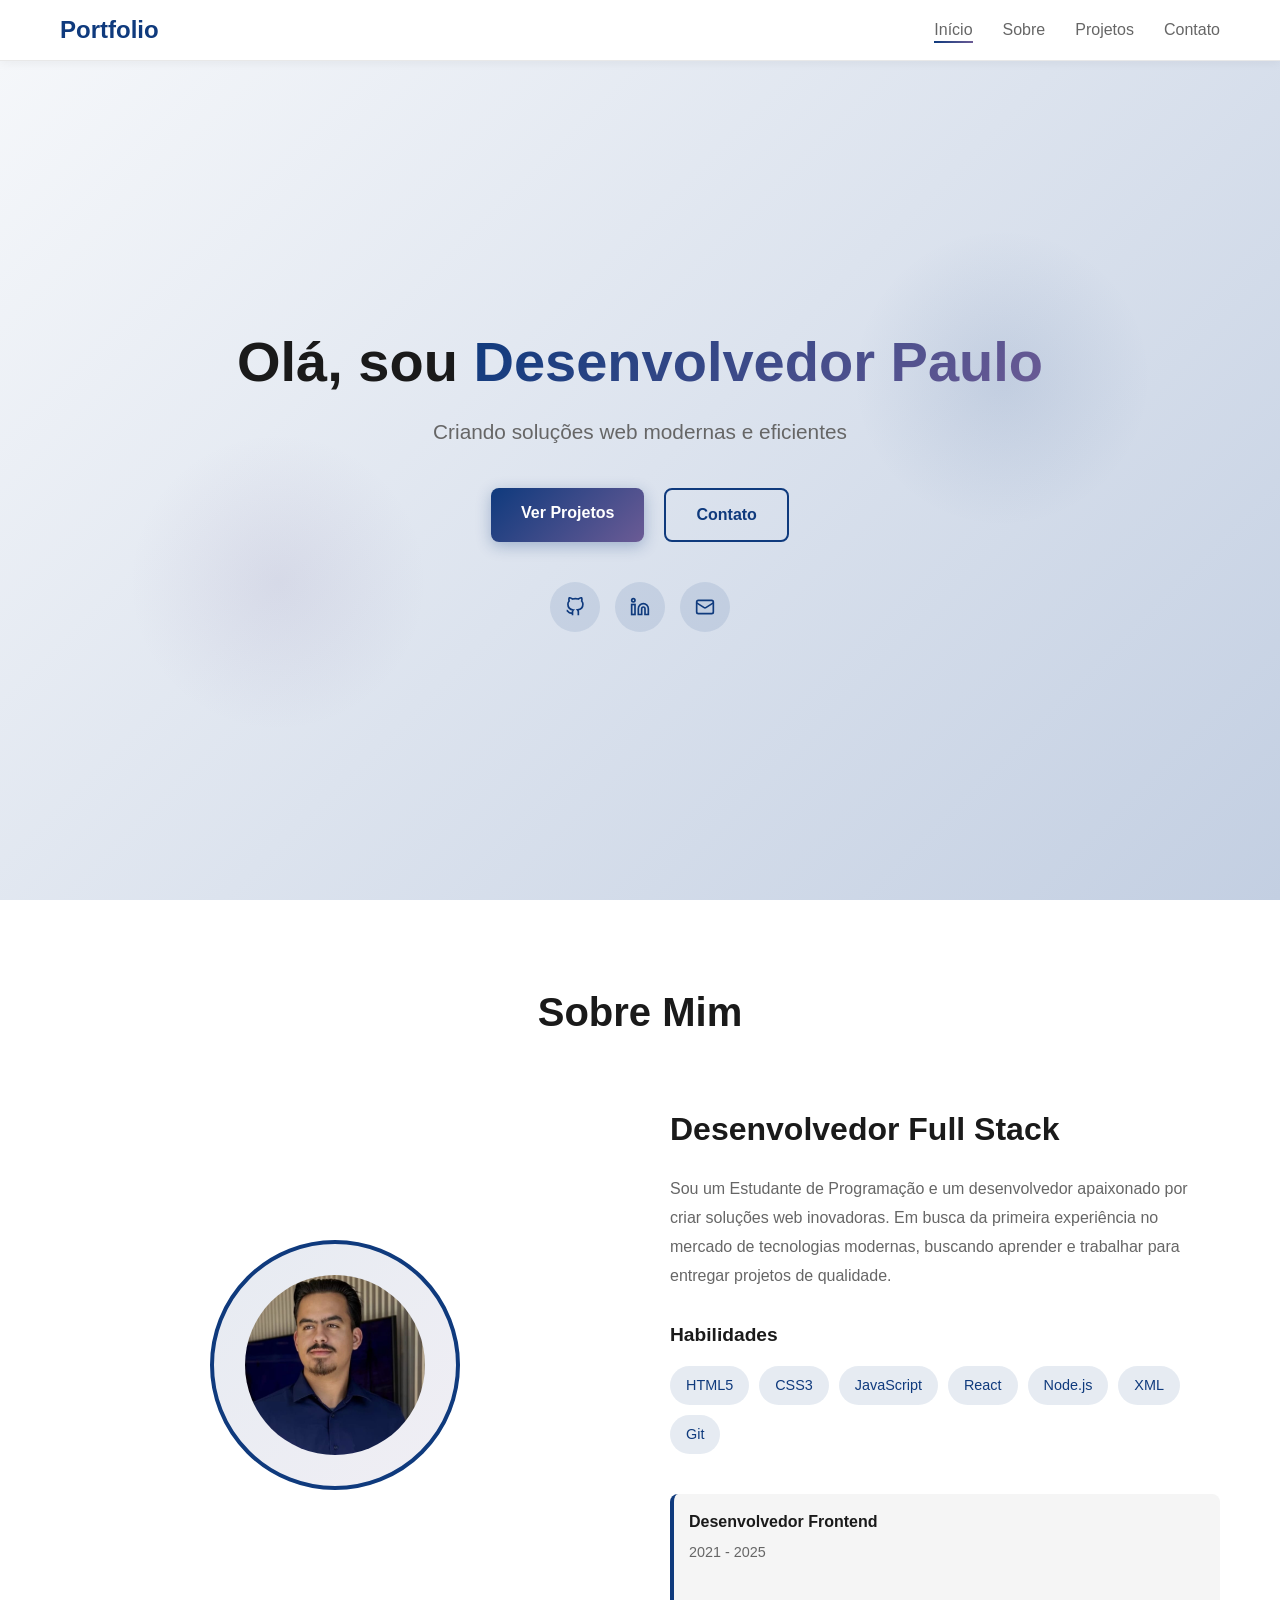
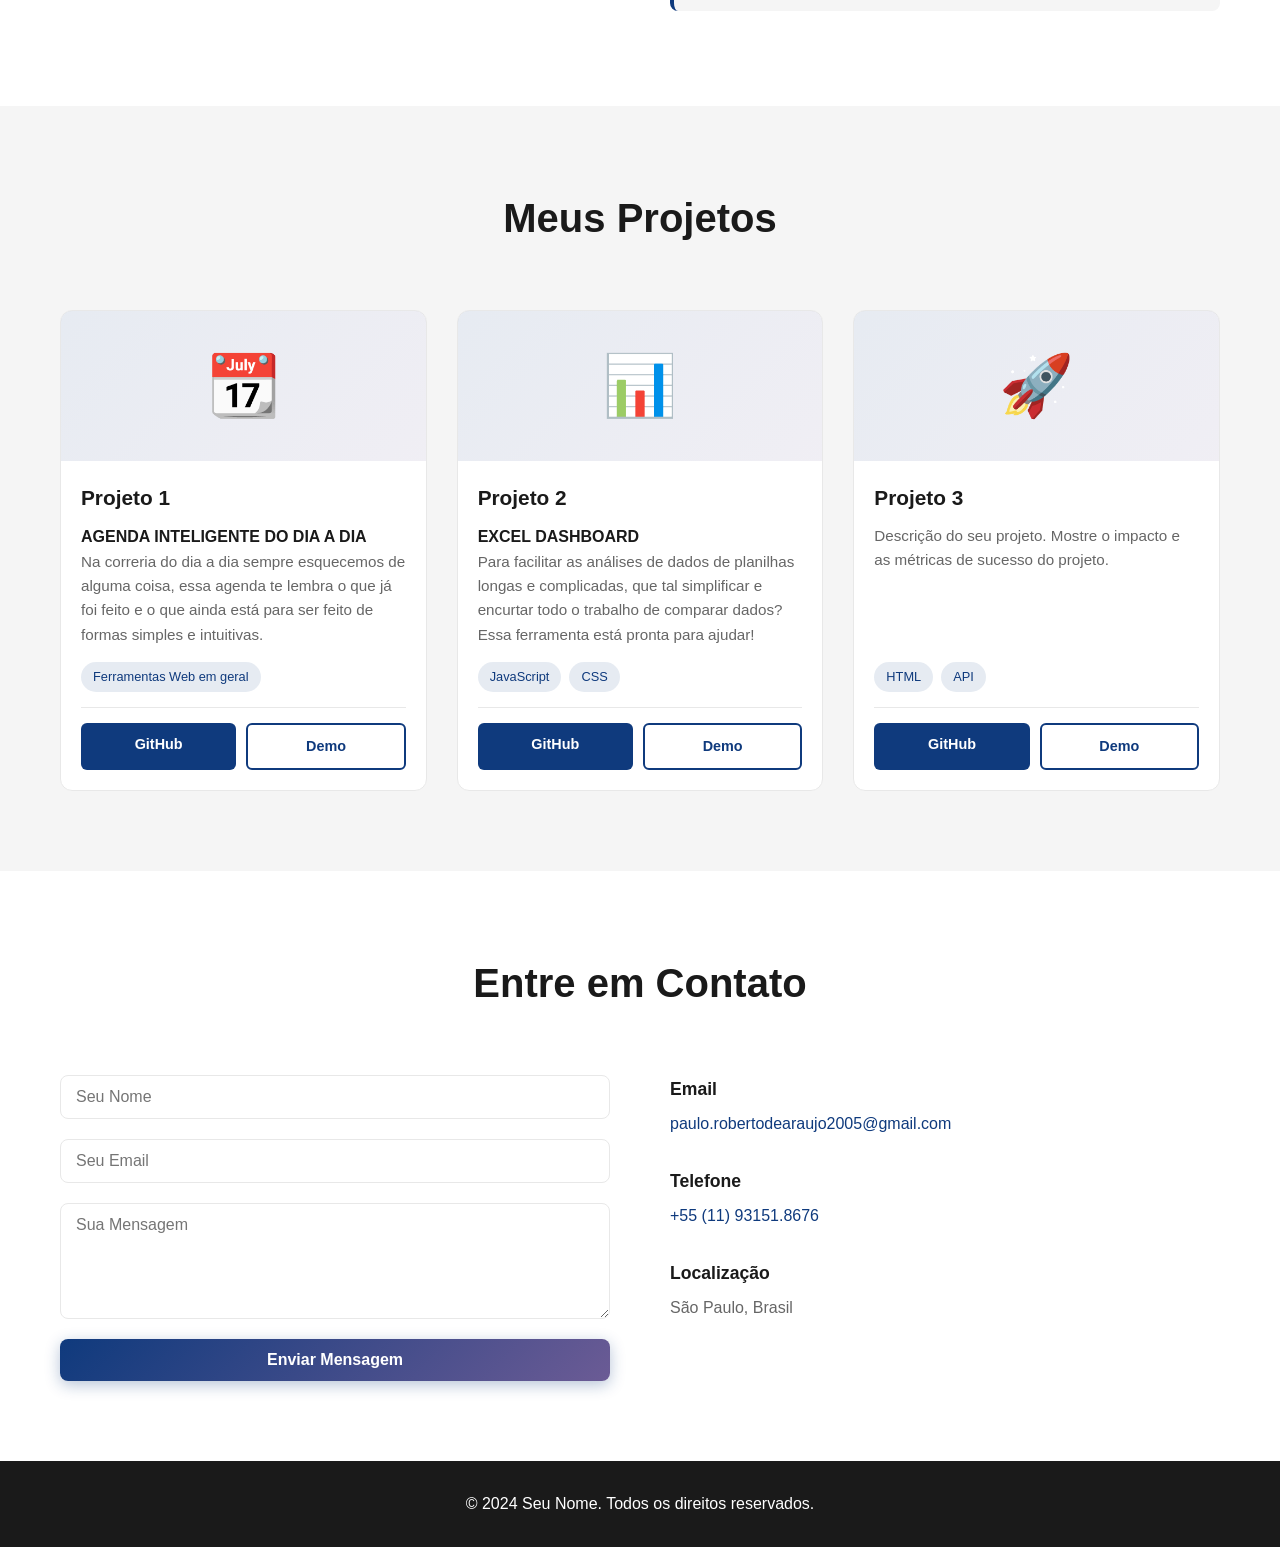
<file: index.html>
<!DOCTYPE html>
<html lang="pt-BR">
<head>
    <!-- Meta tags: informações sobre a página -->
    <meta charset="UTF-8">
    <meta name="viewport" content="width=device-width, initial-scale=1.0">
    <meta name="description" content="Portfólio profissional com projetos e habilidades">
    <title>Portfólio - Desenvolvedor Paulo</title>
    
    <!-- Link para o arquivo CSS externo -->
    <link rel="stylesheet" href="./style/style.css">
</head>
<body>
    <!-- ========== NAVEGAÇÃO ========== -->
    <!-- Barra de navegação fixa no topo -->
    <nav class="navbar">
        <div class="container">
            <div class="nav-content">
                <!-- Logo/Título -->
                <div class="logo">Portfolio</div>
                
                <!-- Menu de navegação -->
                <ul class="nav-menu" id="navMenu">
                    <li><a href="#home" class="nav-link">Início</a></li>
                    <li><a href="#about" class="nav-link">Sobre</a></li>
                    <li><a href="#projects" class="nav-link">Projetos</a></li>
                    <li><a href="#contact" class="nav-link">Contato</a></li>
                </ul>
                
                <!-- Botão de menu mobile (hambúrguer) -->
                <div class="hamburger" id="hamburger">
                    <span></span>
                    <span></span>
                    <span></span>
                </div>
            </div>
        </div>
    </nav>

    <!-- ========== SEÇÃO HERO (INÍCIO) ========== -->
    <!-- Seção principal com apresentação -->
    <section id="home" class="hero">
        <!-- Fundo animado com gradientes -->
        <div class="animated-bg"></div>
        
        <div class="container">
            <div class="hero-content">
                <h1>Olá, sou <span class="highlight">Desenvolvedor Paulo</span></h1>
                <p>Criando soluções web modernas e eficientes</p>
                
                <!-- Botões de ação -->
                <div class="hero-buttons">
                    <a href="#projects" class="btn btn-primary">Ver Projetos</a>
                    <a href="#contact" class="btn btn-secondary">Contato</a>
                </div>
                
                <!-- Ícones de redes sociais -->
                <div class="social-links">
                    <a href="#" class="social-icon" title="GitHub">
                        <svg width="20" height="20" viewBox="0 0 24 24" fill="none" stroke="currentColor" stroke-width="2">
                            <path d="M9 19c-5 1.5-5-2.5-7-3m14 6v-3.87a3.37 3.37 0 0 0-.94-2.61c3.14-.35 6.44-1.54 6.44-7A5.44 5.44 0 0 0 20 4.77 5.07 5.07 0 0 0 19.91 1S18.73.65 16 2.48a13.38 13.38 0 0 0-7 0C6.27.65 5.09 1 5.09 1A5.07 5.07 0 0 0 5 4.77a5.44 5.44 0 0 0-1.5 3.78c0 5.42 3.3 6.61 6.44 7A3.37 3.37 0 0 0 9 18.13V22"></path>
                        </svg>
                    </a>
                    <a href="#" class="social-icon" title="LinkedIn">
                        <svg width="20" height="20" viewBox="0 0 24 24" fill="none" stroke="currentColor" stroke-width="2">
                            <path d="M16 8a6 6 0 0 1 6 6v7h-4v-7a2 2 0 0 0-2-2 2 2 0 0 0-2 2v7h-4v-7a6 6 0 0 1 6-6z"></path>
                            <rect x="2" y="9" width="4" height="12"></rect>
                            <circle cx="4" cy="4" r="2"></circle>
                        </svg>
                    </a>
                    <a href="#" class="social-icon" title="Email">
                        <svg width="20" height="20" viewBox="0 0 24 24" fill="none" stroke="currentColor" stroke-width="2">
                            <rect x="2" y="4" width="20" height="16" rx="2"></rect>
                            <path d="m22 7-8.97 5.7a1.94 1.94 0 0 1-2.06 0L2 7"></path>
                        </svg>
                    </a>
                </div>
            </div>
        </div>
    </section>

    <!-- ========== SEÇÃO SOBRE ========== -->
    <!-- Informações profissionais, habilidades e experiências -->
    <section id="about" class="about">
        <div class="container">
            <h2>Sobre Mim</h2>
            
            <div class="about-content">
                <!-- Foto/Avatar -->
                <div class="about-photo">
                    <div class="avatar">
                        <img src="./img/minha foto.jpeg" alt="Minha Foto">
                    </div>
                </div>
                
                <!-- Informações -->
                <div class="about-info">
                    <h3>Desenvolvedor Full Stack</h3>
                    <p>
                        Sou um Estudante de Programação e um desenvolvedor apaixonado por criar soluções web inovadoras. 
                        Em busca da primeira experiência no mercado de tecnologias modernas, buscando aprender e trabalhar para entregar projetos de qualidade.
                    </p>
                    
                    <!-- Habilidades -->
                    <div class="skills-section">
                        <h4>Habilidades</h4>
                        <div class="skills-grid">
                            <span class="skill-tag">HTML5</span>
                            <span class="skill-tag">CSS3</span>
                            <span class="skill-tag">JavaScript</span>
                            <span class="skill-tag">React</span>
                            <span class="skill-tag">Node.js</span>
                            <span class="skill-tag">XML</span>
                            <span class="skill-tag">Git</span>
                        </div>
                    </div>
                    
                    <!-- Experiências -->
                    <div class="experience-section">
                       
                        </div>
                        <div class="experience-item">
                            <h5>Desenvolvedor Frontend</h5>
                            <p class="date">2021 - 2025</p>
                        </div>
                    </div>
                </div>
            </div>
        </div>
    </section>

    <!-- ========== SEÇÃO PROJETOS ========== -->
    <!-- Galeria de projetos com cards animados -->
    <section id="projects" class="projects">
        <div class="container">
            <h2>Meus Projetos</h2>
            
            <!-- Grid de projetos (3 colunas) -->
            <div class="projects-grid">
                <!-- Projeto 1 -->
                <div class="project-card">
                    <div class="project-image">📆</div>
                    <div class="project-content">
                        <h3>Projeto 1</h3>
                        <h4>AGENDA INTELIGENTE DO DIA A DIA</h4>
                        <p>Na correria do dia a dia sempre esquecemos de alguma coisa, essa agenda te lembra o que já foi feito e o que ainda está para ser feito de formas simples e intuitivas.</p>
                        <div class="project-tags">
                           <span class="tag">Ferramentas Web em geral</span>
                        </div>
                        <div class="project-links">
                            <a href="#" class="link-btn">GitHub</a>
                            <a href="https://dailyremind-mwkyr8h7.manus.space/" class="link-btn link-secondary">Demo</a>
                        </div>
                    </div>
                </div>

                <!-- Projeto 2 -->
                <div class="project-card">
                    <div class="project-image">📊</div>
                    <div class="project-content">
                        <h3>Projeto 2</h3>
                        <h4>EXCEL DASHBOARD</h4>
                        <p>Para facilitar as análises de dados de planilhas longas e complicadas, que tal simplificar e encurtar todo o trabalho de comparar dados? Essa ferramenta está pronta para ajudar!</p>
                        <div class="project-tags">
                            <span class="tag">JavaScript</span>
                            <span class="tag">CSS</span>
                        </div>
                        <div class="project-links">
                            <a href="#" class="link-btn">GitHub</a>
                            <a href="https://exceldash-lvq6u2fr.manus.space/" class="link-btn link-secondary">Demo</a>
                        </div>
                    </div>
                </div>

                <!-- Projeto 3 -->
                <div class="project-card">
                    <div class="project-image">🚀</div>
                    <div class="project-content">
                        <h3>Projeto 3</h3>
                        <p>Descrição do seu projeto. Mostre o impacto e as métricas de sucesso do projeto.</p>
                        <div class="project-tags">
                            <span class="tag">HTML</span>
                            <span class="tag">API</span>
                        </div>
                        <div class="project-links">
                            <a href="#" class="link-btn">GitHub</a>
                            <a href="#" class="link-btn link-secondary">Demo</a>
                        </div>
                    </div>
                </div>
            </div>
        </div>
    </section>

    <!-- ========== SEÇÃO CONTATO ========== -->
    <!-- Formulário de contato e informações -->
    <section id="contact" class="contact">
        <div class="container">
            <h2>Entre em Contato</h2>
            
            <div class="contact-content">
                <!-- Formulário -->
                <form class="contact-form" id="contactForm">
                    <div class="form-group">
                        <input 
                            type="text" 
                            id="name" 
                            placeholder="Seu Nome" 
                            required
                        >
                    </div>
                    
                    <div class="form-group">
                        <input 
                            type="email" 
                            id="email" 
                            placeholder="Seu Email" 
                            required
                        >
                    </div>
                    
                    <div class="form-group">
                        <textarea 
                            id="message" 
                            placeholder="Sua Mensagem" 
                            rows="5" 
                            required
                        ></textarea>
                    </div>
                    
                    <button type="submit" class="btn btn-primary">Enviar Mensagem</button>
                    
                    <!-- Mensagem de sucesso (oculta por padrão) -->
                    <div class="success-message" id="successMessage">
                        ✓ Mensagem enviada com sucesso!
                    </div>
                </form>

                <!-- Informações de contato -->
                <div class="contact-info">
                    <div class="info-item">
                        <h4>Email</h4>
                        <p><a href="mailto:seu.email@exemplo.com">paulo.robertodearaujo2005@gmail.com</a></p>
                    </div>
                    <div class="info-item">
                        <h4>Telefone</h4>
                        <p><a href="tel:+5511999999999">+55 (11) 93151.8676</a></p>
                    </div>
                    <div class="info-item">
                        <h4>Localização</h4>
                        <p>São Paulo, Brasil</p>
                    </div>
                </div>
            </div>
        </div>
    </section>

    <!-- ========== RODAPÉ ========== -->
    <!-- Informações finais da página -->
    <footer class="footer">
        <div class="container">
            <p>&copy; 2024 Seu Nome. Todos os direitos reservados.</p>
        </div>
    </footer>

    <!-- Link para o arquivo JavaScript externo -->
    <script src="./script/script.js"></script>
</body>
</html>
</file>
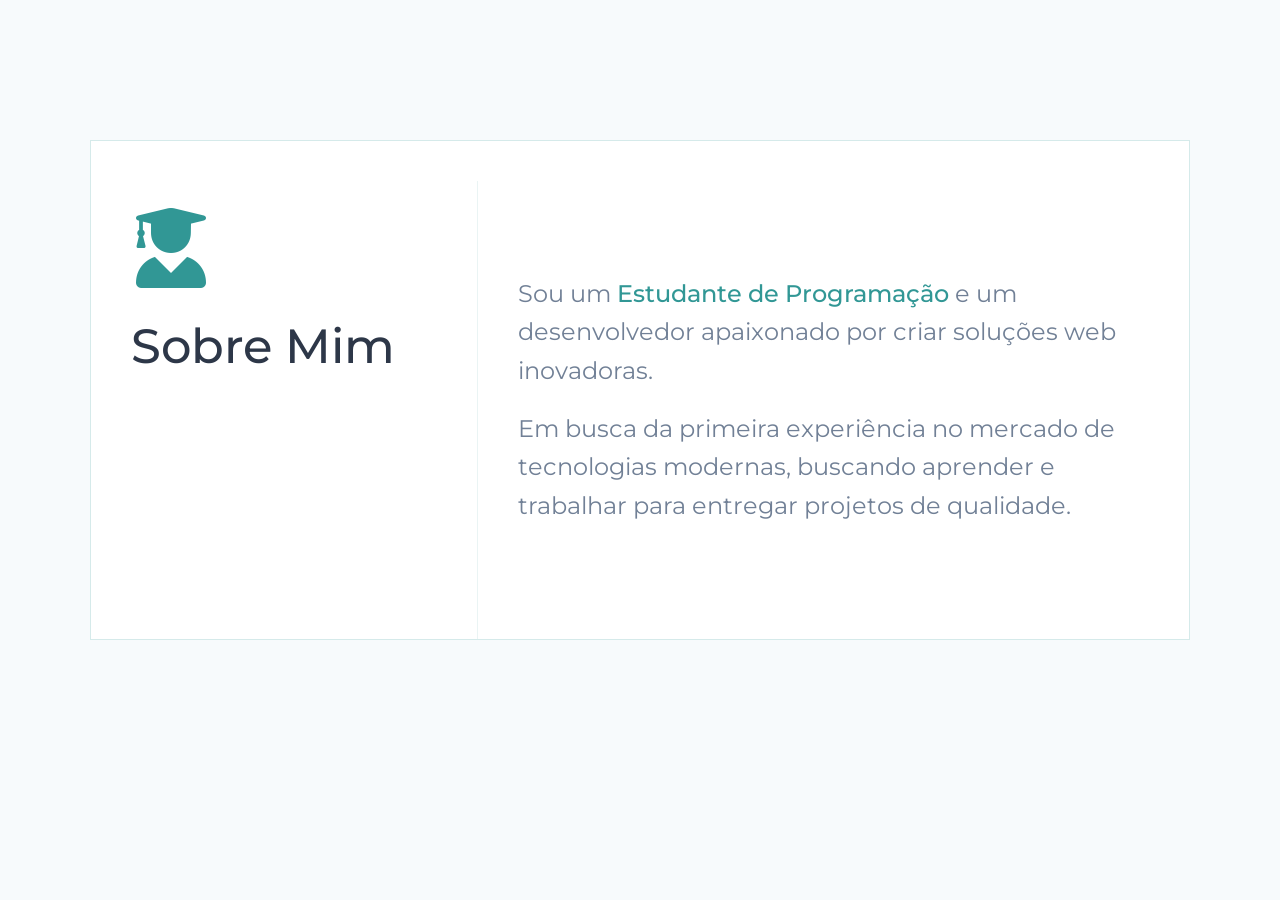
<file: presentation/about_me.html>
<!DOCTYPE html>
<html lang="pt-BR">
<head>
    <link href="https://fonts.googleapis.com/css2?family=Montserrat:wght@400;500&display=swap" rel="stylesheet">
    <link href="https://cdnjs.cloudflare.com/ajax/libs/font-awesome/6.0.0-beta3/css/all.min.css" rel="stylesheet">
    <style>
      * { margin: 0; padding: 0; box-sizing: border-box; }
      body { font-family: 'Montserrat', sans-serif; background: #F7FAFC; color: #718096; }
      .slide-container { 
        width: 1280px; 
        min-height: 720px; 
        display: flex; 
        align-items: center; 
        justify-content: center;
        padding-top: 60px;
      }
      .content-wrapper {
        width: 1100px;
        display: grid;
        grid-template-columns: repeat(12, 1fr);
        gap: 20px;
        border: 1px solid rgba(49, 151, 149, 0.2);
        padding-top: 40px;
        padding-left: 40px;
        padding-right: 40px;
        min-height: 500px;
        background: white;
      }
      .left-col {
        grid-column: span 4;
        display: flex;
        flex-direction: column;
        justify-content: flex-start;
        padding-top: 20px;
      }
      .right-col {
        grid-column: span 8;
        display: flex;
        flex-direction: column;
        justify-content: center;
        border-left: 1px solid rgba(49, 151, 149, 0.1);
        padding-left: 40px;
      }
      h2 { 
        font-size: 48px; 
        font-weight: 500; 
        color: #2D3748; 
        line-height: 1.2;
        margin-bottom: 20px;
      }
      .icon-box {
        font-size: 80px;
        color: #319795;
        margin-bottom: 20px;
      }
      p {
        font-size: 24px;
        line-height: 1.6;
        color: #718096;
        margin-bottom: 20px;
      }
      .highlight {
        color: #319795;
        font-weight: 500;
      }
    </style>
</head>
<body>
    <div class="slide-container">
        <div class="content-wrapper">
            <div class="left-col">
                <div class="icon-box">
                    <i class="fas fa-user-graduate"></i>
                </div>
                <h2>Sobre Mim</h2>
            </div>
            <div class="right-col">
                <p>
                    Sou um <span class="highlight">Estudante de Programação</span> e um desenvolvedor apaixonado por criar soluções web inovadoras.
                </p>
                <p>
                    Em busca da primeira experiência no mercado de tecnologias modernas, buscando aprender e trabalhar para entregar projetos de qualidade.
                </p>
            </div>
        </div>
    </div>
</body>
</html>
</file>
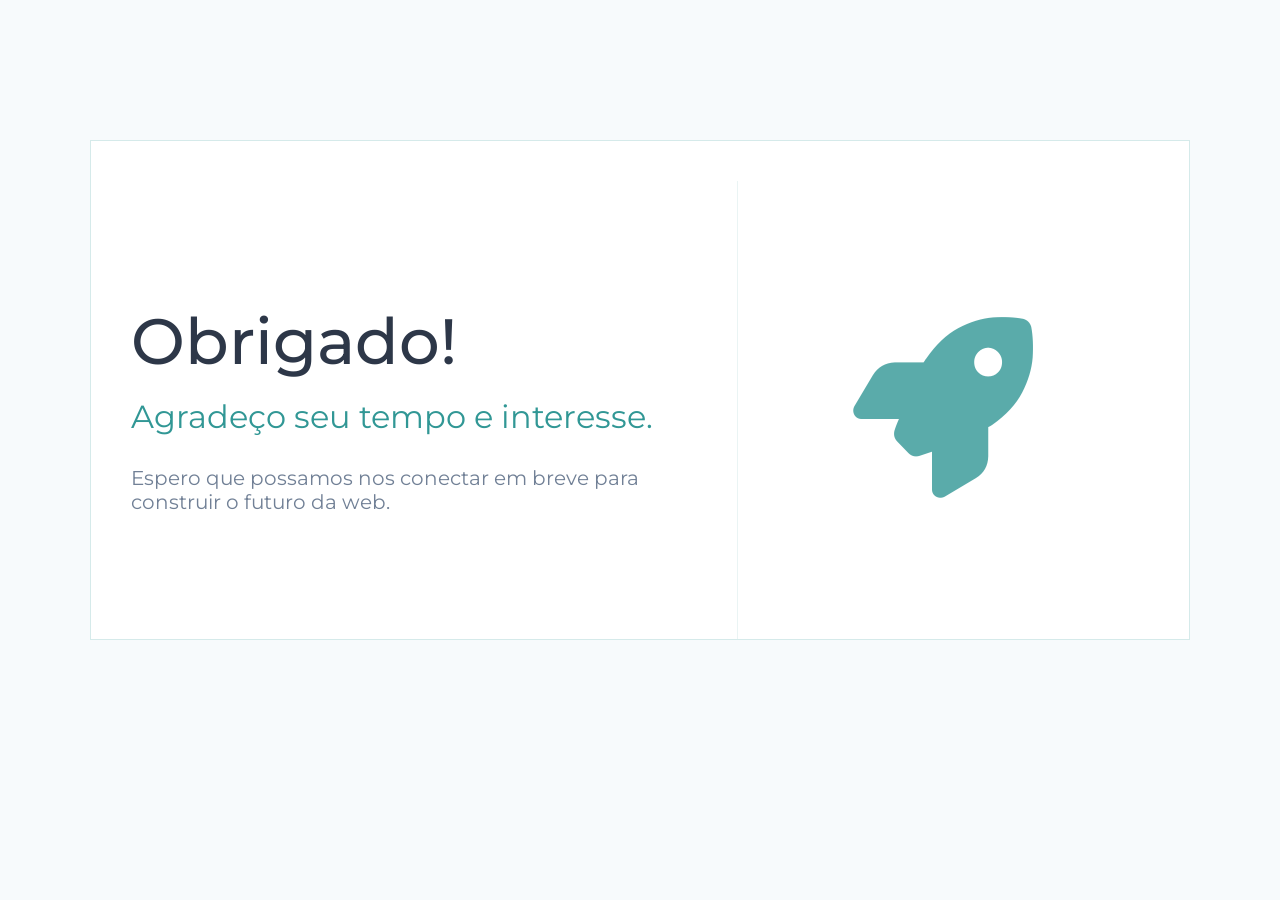
<file: presentation/closing_slide.html>
<!DOCTYPE html>
<html lang="pt-BR">
<head>
    <link href="https://fonts.googleapis.com/css2?family=Montserrat:wght@400;500&display=swap" rel="stylesheet">
    <link href="https://cdnjs.cloudflare.com/ajax/libs/font-awesome/6.0.0-beta3/css/all.min.css" rel="stylesheet">
    <style>
      * { margin: 0; padding: 0; box-sizing: border-box; }
      body { font-family: 'Montserrat', sans-serif; background: #F7FAFC; color: #718096; }
      .slide-container { 
        width: 1280px; 
        min-height: 720px; 
        display: flex; 
        align-items: center; 
        justify-content: center;
        padding-top: 60px;
      }
      .content-wrapper {
        width: 1100px;
        display: grid;
        grid-template-columns: repeat(12, 1fr);
        gap: 20px;
        border: 1px solid rgba(49, 151, 149, 0.2);
        padding-top: 40px;
        padding-left: 40px;
        padding-right: 40px;
        min-height: 500px;
        background: white;
      }
      .left-col {
        grid-column: span 7;
        display: flex;
        flex-direction: column;
        justify-content: center;
      }
      .right-col {
        grid-column: span 5;
        display: flex;
        align-items: center;
        justify-content: center;
        border-left: 1px solid rgba(49, 151, 149, 0.1);
      }
      h1 { 
        font-size: 64px; 
        font-weight: 500; 
        color: #2D3748; 
        line-height: 1.1;
        margin-bottom: 20px;
      }
      .message { 
        font-size: 32px; 
        color: #319795; 
        margin-bottom: 30px;
      }
      .sub-message {
        font-size: 20px;
        color: #718096;
      }
      .icon-box {
        font-size: 180px;
        color: #319795;
        opacity: 0.8;
      }
    </style>
</head>
<body>
    <div class="slide-container">
        <div class="content-wrapper">
            <div class="left-col">
                <h1>Obrigado!</h1>
                <div class="message">Agradeço seu tempo e interesse.</div>
                <div class="sub-message">Espero que possamos nos conectar em breve para construir o futuro da web.</div>
            </div>
            <div class="right-col">
                <div class="icon-box">
                    <i class="fas fa-rocket"></i>
                </div>
            </div>
        </div>
    </div>
</body>
</html>
</file>
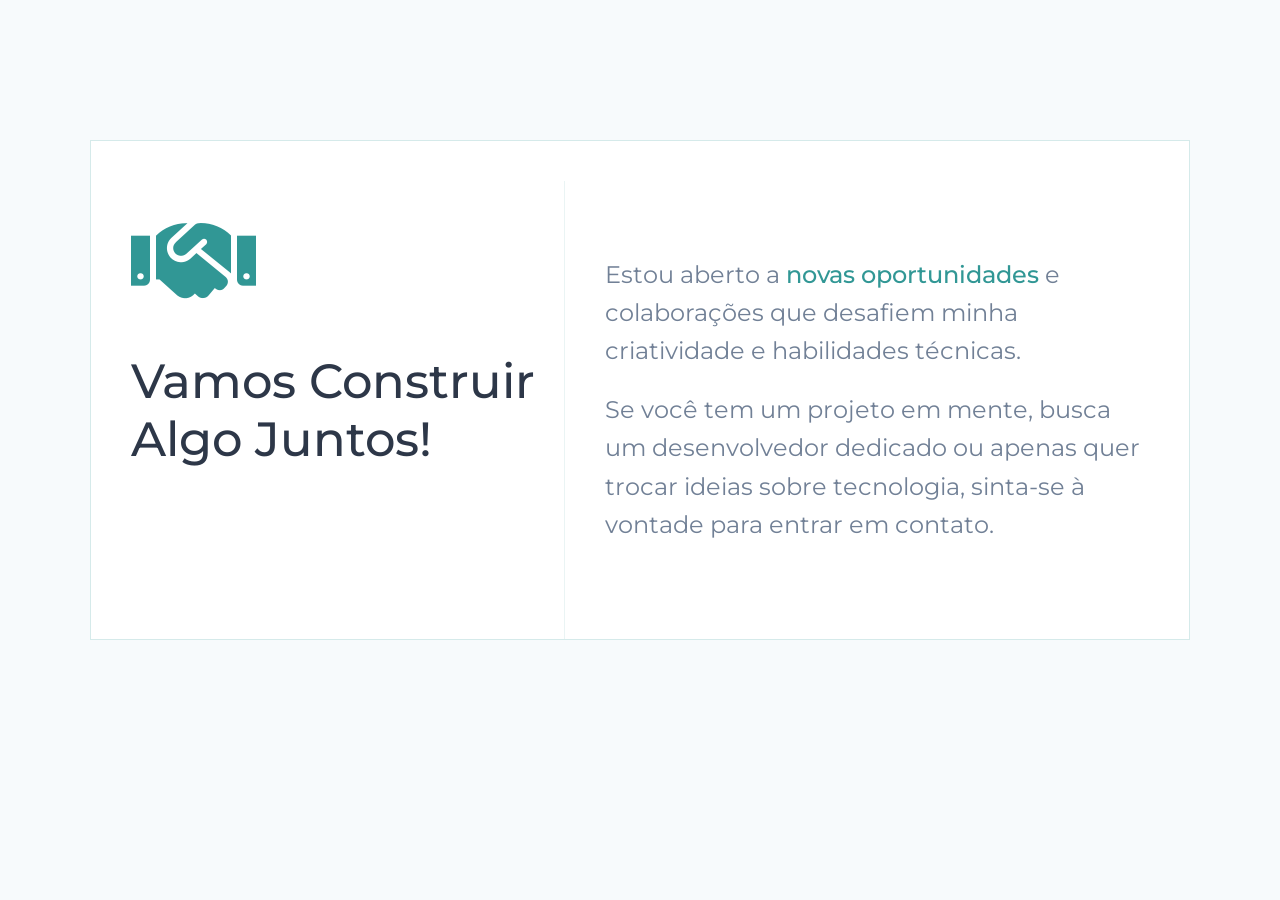
<file: presentation/collaboration.html>
<!DOCTYPE html>
<html lang="pt-BR">
<head>
    <link href="https://fonts.googleapis.com/css2?family=Montserrat:wght@400;500&display=swap" rel="stylesheet">
    <link href="https://cdnjs.cloudflare.com/ajax/libs/font-awesome/6.0.0-beta3/css/all.min.css" rel="stylesheet">
    <style>
      * { margin: 0; padding: 0; box-sizing: border-box; }
      body { font-family: 'Montserrat', sans-serif; background: #F7FAFC; color: #718096; }
      .slide-container { 
        width: 1280px; 
        min-height: 720px; 
        display: flex; 
        align-items: center; 
        justify-content: center;
        padding-top: 60px;
      }
      .content-wrapper {
        width: 1100px;
        display: grid;
        grid-template-columns: repeat(12, 1fr);
        gap: 20px;
        border: 1px solid rgba(49, 151, 149, 0.2);
        padding-top: 40px;
        padding-left: 40px;
        padding-right: 40px;
        min-height: 500px;
        background: white;
      }
      .left-col {
        grid-column: span 5;
        display: flex;
        flex-direction: column;
        justify-content: flex-start;
        padding-top: 20px;
      }
      .right-col {
        grid-column: span 7;
        display: flex;
        flex-direction: column;
        justify-content: center;
        border-left: 1px solid rgba(49, 151, 149, 0.1);
        padding-left: 40px;
      }
      h2 { 
        font-size: 48px; 
        font-weight: 500; 
        color: #2D3748; 
        line-height: 1.2;
        margin-bottom: 20px;
      }
      .icon-box {
        font-size: 100px;
        color: #319795;
        margin-bottom: 30px;
      }
      p {
        font-size: 24px;
        line-height: 1.6;
        color: #718096;
        margin-bottom: 20px;
      }
      .highlight {
        color: #319795;
        font-weight: 500;
      }
    </style>
</head>
<body>
    <div class="slide-container">
        <div class="content-wrapper">
            <div class="left-col">
                <div class="icon-box">
                    <i class="fas fa-handshake"></i>
                </div>
                <h2>Vamos Construir Algo Juntos!</h2>
            </div>
            <div class="right-col">
                <p>
                    Estou aberto a <span class="highlight">novas oportunidades</span> e colaborações que desafiem minha criatividade e habilidades técnicas.
                </p>
                <p>
                    Se você tem um projeto em mente, busca um desenvolvedor dedicado ou apenas quer trocar ideias sobre tecnologia, sinta-se à vontade para entrar em contato.
                </p>
            </div>
        </div>
    </div>
</body>
</html>
</file>
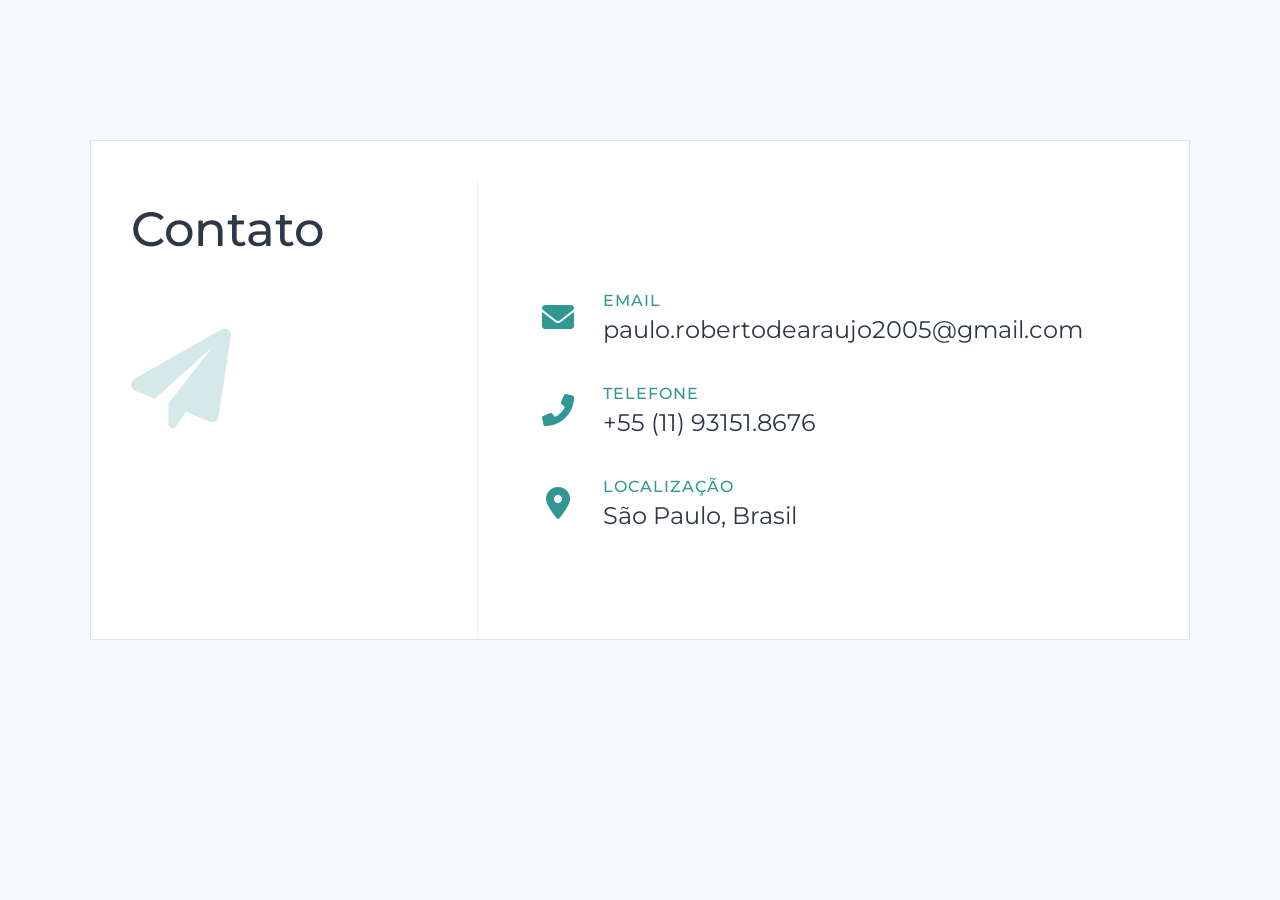
<file: presentation/contact_info.html>
<!DOCTYPE html>
<html lang="pt-BR">
<head>
    <link href="https://fonts.googleapis.com/css2?family=Montserrat:wght@400;500&display=swap" rel="stylesheet">
    <link href="https://cdnjs.cloudflare.com/ajax/libs/font-awesome/6.0.0-beta3/css/all.min.css" rel="stylesheet">
    <style>
      * { margin: 0; padding: 0; box-sizing: border-box; }
      body { font-family: 'Montserrat', sans-serif; background: #F7FAFC; color: #718096; }
      .slide-container { 
        width: 1280px; 
        min-height: 720px; 
        display: flex; 
        align-items: center; 
        justify-content: center;
        padding-top: 60px;
      }
      .content-wrapper {
        width: 1100px;
        display: grid;
        grid-template-columns: repeat(12, 1fr);
        gap: 20px;
        border: 1px solid rgba(49, 151, 149, 0.2);
        padding-top: 40px;
        padding-left: 40px;
        padding-right: 40px;
        min-height: 500px;
        background: white;
      }
      .left-col {
        grid-column: span 4;
        display: flex;
        flex-direction: column;
        justify-content: flex-start;
        padding-top: 20px;
      }
      .right-col {
        grid-column: span 8;
        display: flex;
        flex-direction: column;
        justify-content: center;
        border-left: 1px solid rgba(49, 151, 149, 0.1);
        padding-left: 60px;
      }
      h2 { 
        font-size: 48px; 
        font-weight: 500; 
        color: #2D3748; 
        line-height: 1.2;
        margin-bottom: 20px;
      }
      .contact-list {
        display: flex;
        flex-direction: column;
        gap: 40px;
      }
      .contact-item {
        display: flex;
        align-items: center;
        gap: 25px;
      }
      .contact-icon {
        font-size: 32px;
        color: #319795;
        width: 40px;
        text-align: center;
      }
      .contact-text {
        display: flex;
        flex-direction: column;
      }
      .contact-label {
        font-size: 16px;
        font-weight: 500;
        color: #319795;
        text-transform: uppercase;
        letter-spacing: 1px;
        margin-bottom: 5px;
      }
      .contact-value {
        font-size: 24px;
        color: #2D3748;
      }
      .main-icon {
        font-size: 100px;
        color: #319795;
        opacity: 0.2;
        margin-top: 40px;
      }
    </style>
</head>
<body>
    <div class="slide-container">
        <div class="content-wrapper">
            <div class="left-col">
                <h2>Contato</h2>
                <div class="main-icon">
                    <i class="fas fa-paper-plane"></i>
                </div>
            </div>
            <div class="right-col">
                <div class="contact-list">
                    <div class="contact-item">
                        <div class="contact-icon"><i class="fas fa-envelope"></i></div>
                        <div class="contact-text">
                            <span class="contact-label">Email</span>
                            <span class="contact-value">paulo.robertodearaujo2005@gmail.com</span>
                        </div>
                    </div>
                    <div class="contact-item">
                        <div class="contact-icon"><i class="fas fa-phone-alt"></i></div>
                        <div class="contact-text">
                            <span class="contact-label">Telefone</span>
                            <span class="contact-value">+55 (11) 93151.8676</span>
                        </div>
                    </div>
                    <div class="contact-item">
                        <div class="contact-icon"><i class="fas fa-map-marker-alt"></i></div>
                        <div class="contact-text">
                            <span class="contact-label">Localização</span>
                            <span class="contact-value">São Paulo, Brasil</span>
                        </div>
                    </div>
                </div>
            </div>
        </div>
    </div>
</body>
</html>
</file>
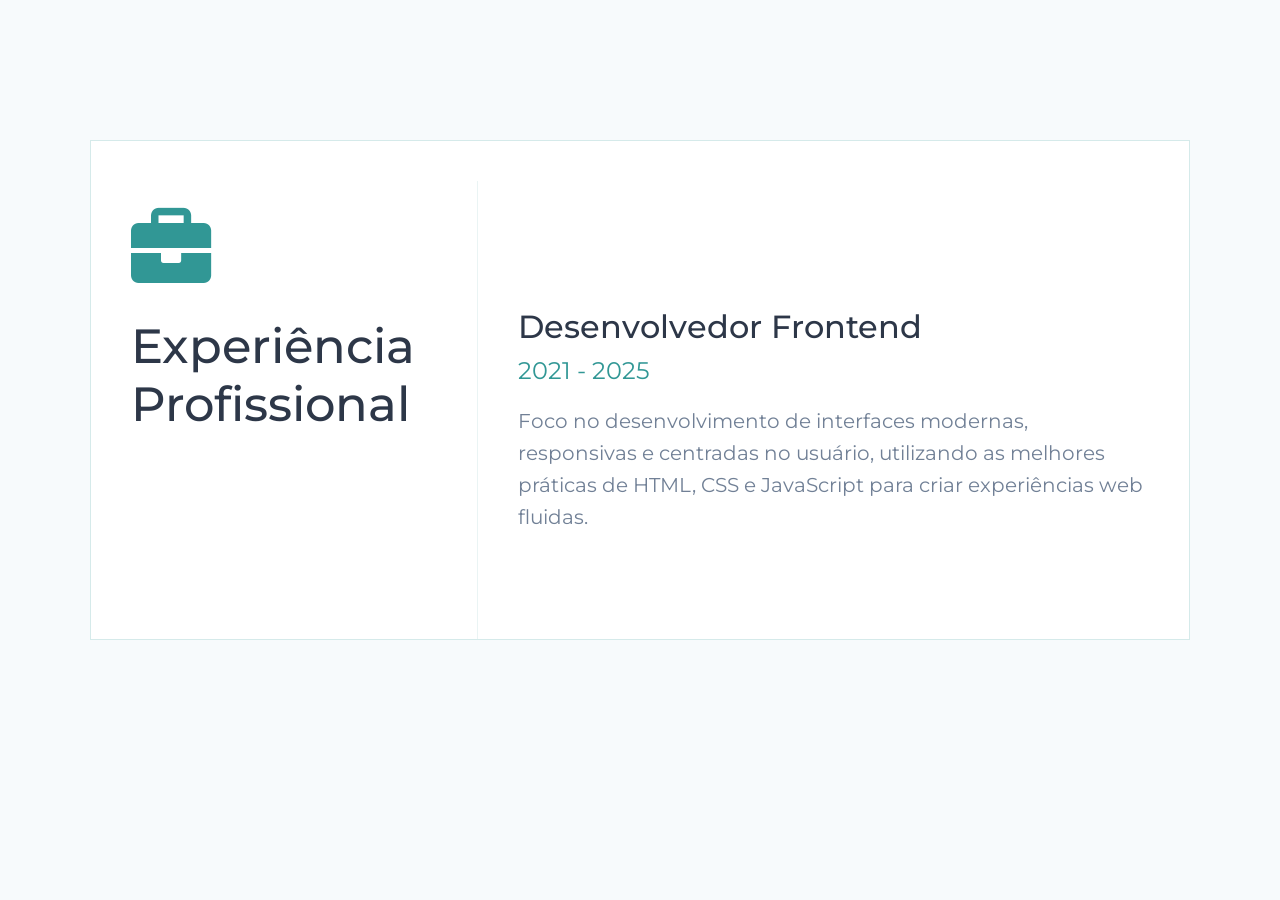
<file: presentation/experience.html>
<!DOCTYPE html>
<html lang="pt-BR">
<head>
    <link href="https://fonts.googleapis.com/css2?family=Montserrat:wght@400;500&display=swap" rel="stylesheet">
    <link href="https://cdnjs.cloudflare.com/ajax/libs/font-awesome/6.0.0-beta3/css/all.min.css" rel="stylesheet">
    <style>
      * { margin: 0; padding: 0; box-sizing: border-box; }
      body { font-family: 'Montserrat', sans-serif; background: #F7FAFC; color: #718096; }
      .slide-container { 
        width: 1280px; 
        min-height: 720px; 
        display: flex; 
        align-items: center; 
        justify-content: center;
        padding-top: 60px;
      }
      .content-wrapper {
        width: 1100px;
        display: grid;
        grid-template-columns: repeat(12, 1fr);
        gap: 20px;
        border: 1px solid rgba(49, 151, 149, 0.2);
        padding-top: 40px;
        padding-left: 40px;
        padding-right: 40px;
        min-height: 500px;
        background: white;
      }
      .left-col {
        grid-column: span 4;
        display: flex;
        flex-direction: column;
        justify-content: flex-start;
        padding-top: 20px;
      }
      .right-col {
        grid-column: span 8;
        display: flex;
        flex-direction: column;
        justify-content: center;
        border-left: 1px solid rgba(49, 151, 149, 0.1);
        padding-left: 40px;
      }
      h2 { 
        font-size: 48px; 
        font-weight: 500; 
        color: #2D3748; 
        line-height: 1.2;
        margin-bottom: 20px;
      }
      .icon-box {
        font-size: 80px;
        color: #319795;
        margin-bottom: 20px;
      }
      .experience-item {
        padding-top: 20px;
      }
      .role {
        font-size: 32px;
        font-weight: 500;
        color: #2D3748;
        margin-bottom: 10px;
      }
      .period {
        font-size: 24px;
        color: #319795;
        margin-bottom: 20px;
      }
      .description {
        font-size: 20px;
        line-height: 1.6;
        color: #718096;
      }
    </style>
</head>
<body>
    <div class="slide-container">
        <div class="content-wrapper">
            <div class="left-col">
                <div class="icon-box">
                    <i class="fas fa-briefcase"></i>
                </div>
                <h2>Experiência Profissional</h2>
            </div>
            <div class="right-col">
                <div class="experience-item">
                    <div class="role">Desenvolvedor Frontend</div>
                    <div class="period">2021 - 2025</div>
                    <div class="description">
                        Foco no desenvolvimento de interfaces modernas, responsivas e centradas no usuário, utilizando as melhores práticas de HTML, CSS e JavaScript para criar experiências web fluidas.
                    </div>
                </div>
            </div>
        </div>
    </div>
</body>
</html>
</file>
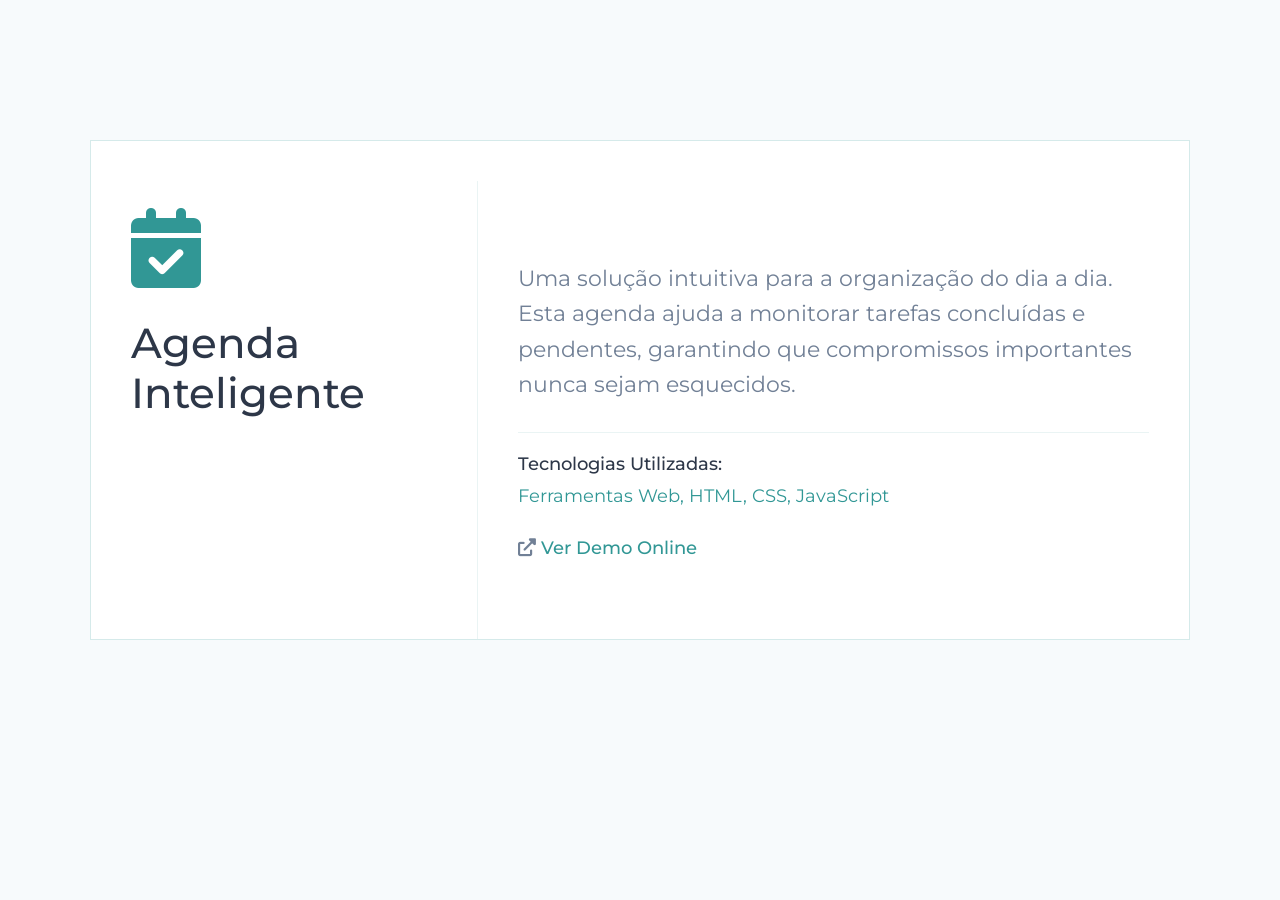
<file: presentation/project_1.html>
<!DOCTYPE html>
<html lang="pt-BR">
<head>
    <link href="https://fonts.googleapis.com/css2?family=Montserrat:wght@400;500&display=swap" rel="stylesheet">
    <link href="https://cdnjs.cloudflare.com/ajax/libs/font-awesome/6.0.0-beta3/css/all.min.css" rel="stylesheet">
    <style>
      * { margin: 0; padding: 0; box-sizing: border-box; }
      body { font-family: 'Montserrat', sans-serif; background: #F7FAFC; color: #718096; }
      .slide-container { 
        width: 1280px; 
        min-height: 720px; 
        display: flex; 
        align-items: center; 
        justify-content: center;
        padding-top: 60px;
      }
      .content-wrapper {
        width: 1100px;
        display: grid;
        grid-template-columns: repeat(12, 1fr);
        gap: 20px;
        border: 1px solid rgba(49, 151, 149, 0.2);
        padding-top: 40px;
        padding-left: 40px;
        padding-right: 40px;
        min-height: 500px;
        background: white;
      }
      .left-col {
        grid-column: span 4;
        display: flex;
        flex-direction: column;
        justify-content: flex-start;
        padding-top: 20px;
      }
      .right-col {
        grid-column: span 8;
        display: flex;
        flex-direction: column;
        justify-content: center;
        border-left: 1px solid rgba(49, 151, 149, 0.1);
        padding-left: 40px;
      }
      h2 { 
        font-size: 42px; 
        font-weight: 500; 
        color: #2D3748; 
        line-height: 1.2;
        margin-bottom: 20px;
      }
      .project-icon {
        font-size: 80px;
        color: #319795;
        margin-bottom: 20px;
      }
      .project-description {
        font-size: 22px;
        line-height: 1.6;
        color: #718096;
        margin-bottom: 30px;
      }
      .tech-stack {
        padding-top: 20px;
        border-top: 1px solid rgba(49, 151, 149, 0.1);
      }
      .tech-label {
        font-weight: 500;
        color: #2D3748;
        font-size: 18px;
        margin-bottom: 10px;
        display: block;
      }
      .tech-tags {
        font-size: 18px;
        color: #319795;
      }
      .demo-link {
        padding-top: 30px;
        font-size: 18px;
      }
      .demo-link a {
        color: #319795;
        text-decoration: none;
        font-weight: 500;
      }
    </style>
</head>
<body>
    <div class="slide-container">
        <div class="content-wrapper">
            <div class="left-col">
                <div class="project-icon">
                    <i class="fas fa-calendar-check"></i>
                </div>
                <h2>Agenda Inteligente</h2>
            </div>
            <div class="right-col">
                <p class="project-description">
                    Uma solução intuitiva para a organização do dia a dia. Esta agenda ajuda a monitorar tarefas concluídas e pendentes, garantindo que compromissos importantes nunca sejam esquecidos.
                </p>
                <div class="tech-stack">
                    <span class="tech-label">Tecnologias Utilizadas:</span>
                    <span class="tech-tags">Ferramentas Web, HTML, CSS, JavaScript</span>
                </div>
                <div class="demo-link">
                    <i class="fas fa-external-link-alt"></i> 
                    <a href="https://dailyremind-mwkyr8h7.manus.space/">Ver Demo Online</a>
                </div>
            </div>
        </div>
    </div>
</body>
</html>
</file>
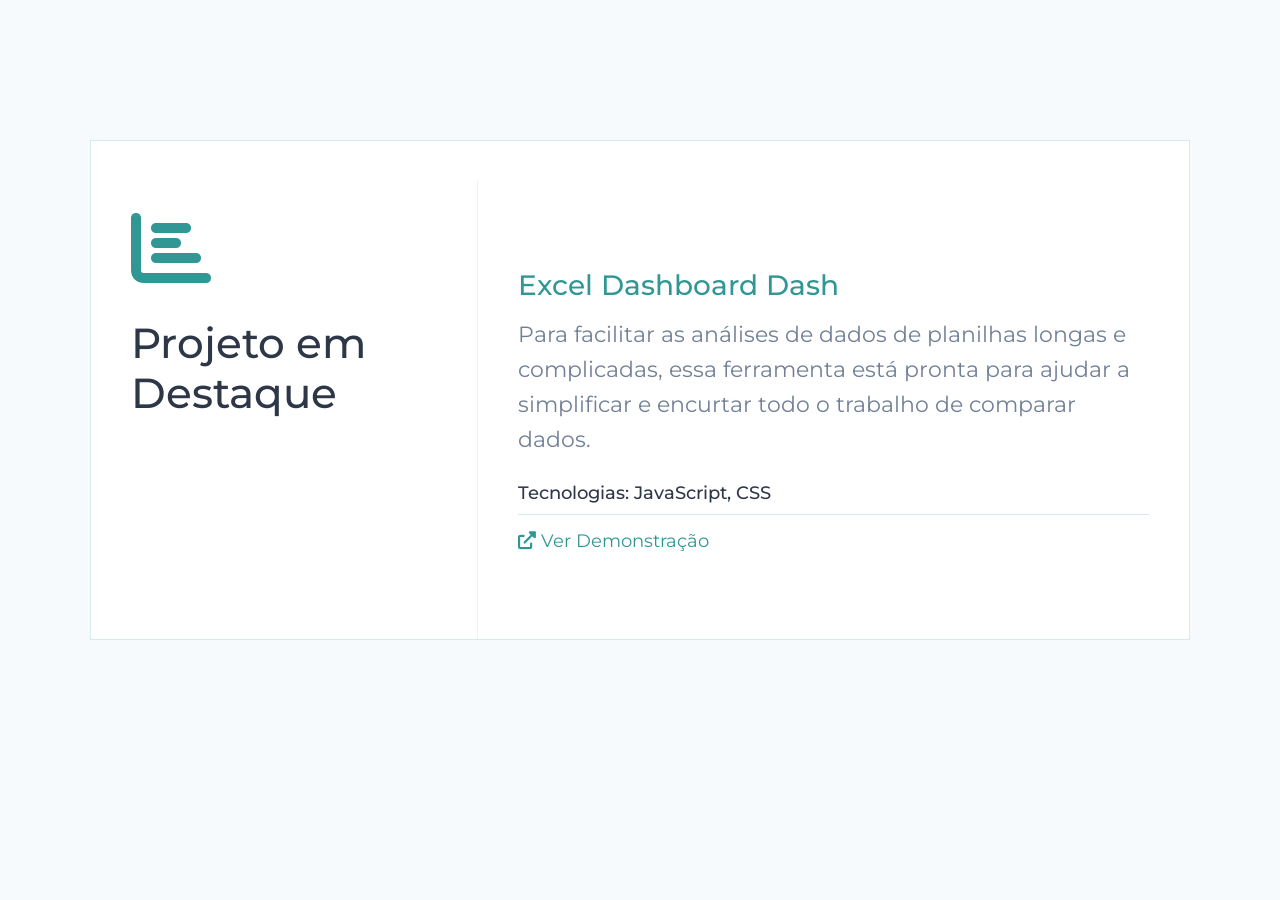
<file: presentation/project_2.html>
<!DOCTYPE html>
<html lang="pt-BR">
<head>
    <link href="https://fonts.googleapis.com/css2?family=Montserrat:wght@400;500&display=swap" rel="stylesheet">
    <link href="https://cdnjs.cloudflare.com/ajax/libs/font-awesome/6.0.0-beta3/css/all.min.css" rel="stylesheet">
    <style>
      * { margin: 0; padding: 0; box-sizing: border-box; }
      body { font-family: 'Montserrat', sans-serif; background: #F7FAFC; color: #718096; }
      .slide-container { 
        width: 1280px; 
        min-height: 720px; 
        display: flex; 
        align-items: center; 
        justify-content: center;
        padding-top: 60px;
      }
      .content-wrapper {
        width: 1100px;
        display: grid;
        grid-template-columns: repeat(12, 1fr);
        gap: 20px;
        border: 1px solid rgba(49, 151, 149, 0.2);
        padding-top: 40px;
        padding-left: 40px;
        padding-right: 40px;
        min-height: 500px;
        background: white;
      }
      .left-col {
        grid-column: span 4;
        display: flex;
        flex-direction: column;
        justify-content: flex-start;
        padding-top: 20px;
      }
      .right-col {
        grid-column: span 8;
        display: flex;
        flex-direction: column;
        justify-content: center;
        border-left: 1px solid rgba(49, 151, 149, 0.1);
        padding-left: 40px;
      }
      h2 { 
        font-size: 42px; 
        font-weight: 500; 
        color: #2D3748; 
        line-height: 1.2;
        margin-bottom: 20px;
      }
      .icon-box {
        font-size: 80px;
        color: #319795;
        margin-bottom: 20px;
      }
      h3 {
        font-size: 28px;
        color: #319795;
        margin-bottom: 15px;
        font-weight: 500;
      }
      p {
        font-size: 22px;
        line-height: 1.6;
        color: #718096;
        margin-bottom: 25px;
      }
      .tech-stack {
        font-size: 18px;
        font-weight: 500;
        color: #2D3748;
        margin-bottom: 10px;
      }
      .demo-link {
        font-size: 18px;
        color: #319795;
        text-decoration: none;
        border-top: 1px solid rgba(49, 151, 149, 0.2);
        padding-top: 15px;
        display: inline-block;
      }
    </style>
</head>
<body>
    <div class="slide-container">
        <div class="content-wrapper">
            <div class="left-col">
                <div class="icon-box">
                    <i class="fas fa-chart-bar"></i>
                </div>
                <h2>Projeto em Destaque</h2>
            </div>
            <div class="right-col">
                <h3>Excel Dashboard Dash</h3>
                <p>
                    Para facilitar as análises de dados de planilhas longas e complicadas, essa ferramenta está pronta para ajudar a simplificar e encurtar todo o trabalho de comparar dados.
                </p>
                <div class="tech-stack">Tecnologias: JavaScript, CSS</div>
                <a href="https://exceldash-lvq6u2fr.manus.space/" class="demo-link">
                    <i class="fas fa-external-link-alt"></i> Ver Demonstração
                </a>
            </div>
        </div>
    </div>
</body>
</html>
</file>
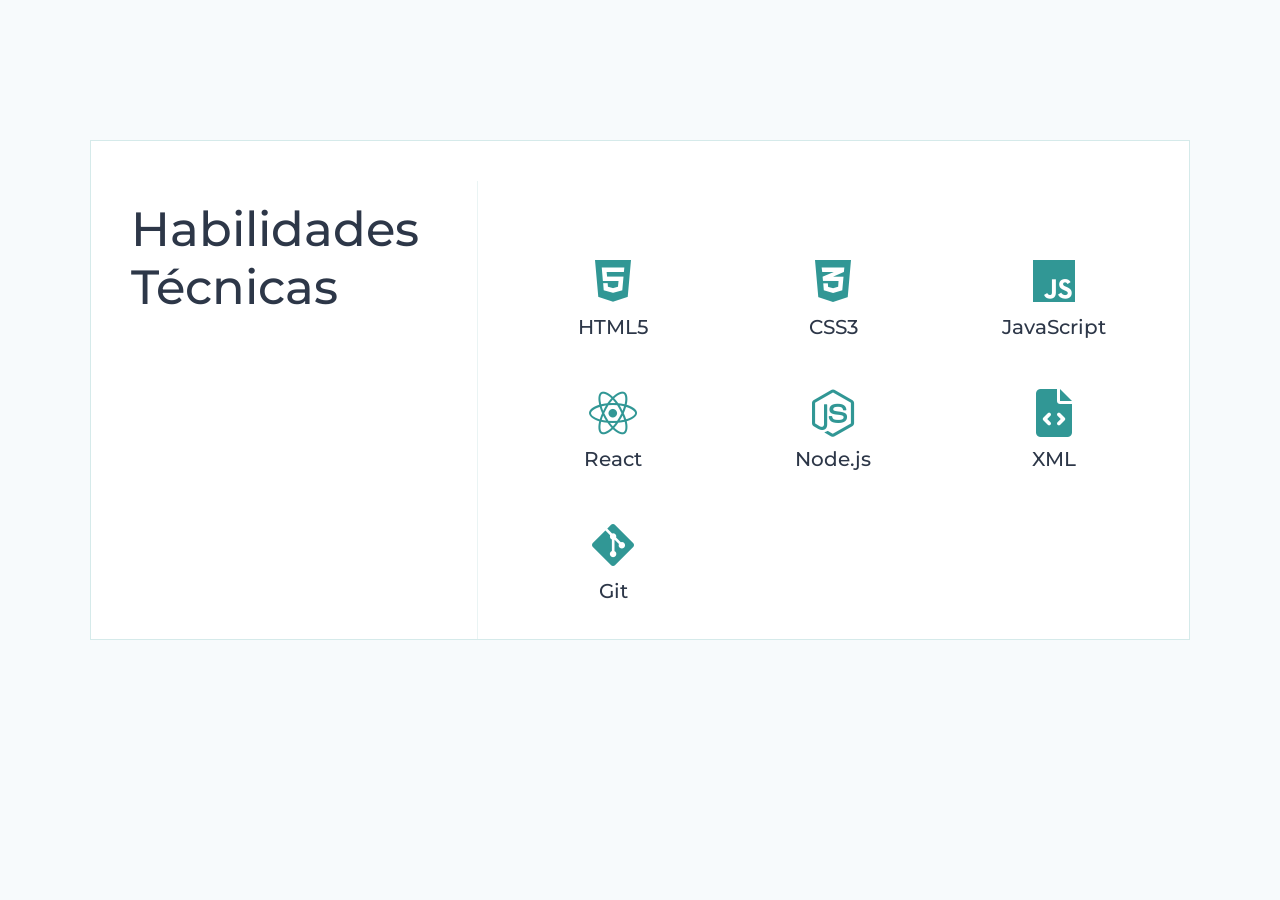
<file: presentation/skills.html>
<!DOCTYPE html>
<html lang="pt-BR">
<head>
    <link href="https://fonts.googleapis.com/css2?family=Montserrat:wght@400;500&display=swap" rel="stylesheet">
    <link href="https://cdnjs.cloudflare.com/ajax/libs/font-awesome/6.0.0-beta3/css/all.min.css" rel="stylesheet">
    <style>
      * { margin: 0; padding: 0; box-sizing: border-box; }
      body { font-family: 'Montserrat', sans-serif; background: #F7FAFC; color: #718096; }
      .slide-container { 
        width: 1280px; 
        min-height: 720px; 
        display: flex; 
        align-items: center; 
        justify-content: center;
        padding-top: 60px;
      }
      .content-wrapper {
        width: 1100px;
        display: grid;
        grid-template-columns: repeat(12, 1fr);
        gap: 20px;
        border: 1px solid rgba(49, 151, 149, 0.2);
        padding-top: 40px;
        padding-left: 40px;
        padding-right: 40px;
        min-height: 500px;
        background: white;
      }
      .left-col {
        grid-column: span 4;
        display: flex;
        flex-direction: column;
        justify-content: flex-start;
        padding-top: 20px;
      }
      .right-col {
        grid-column: span 8;
        display: flex;
        flex-direction: column;
        justify-content: center;
        border-left: 1px solid rgba(49, 151, 149, 0.1);
        padding-left: 40px;
      }
      h2 { 
        font-size: 48px; 
        font-weight: 500; 
        color: #2D3748; 
        line-height: 1.2;
        margin-bottom: 20px;
      }
      .skills-grid {
        display: grid;
        grid-template-columns: repeat(3, 1fr);
        gap: 30px;
        padding-top: 20px;
      }
      .skill-item {
        display: flex;
        flex-direction: column;
        align-items: center;
        text-align: center;
        padding-top: 20px;
      }
      .skill-icon {
        font-size: 48px;
        color: #319795;
        margin-bottom: 10px;
      }
      .skill-name {
        font-size: 20px;
        font-weight: 500;
        color: #2D3748;
      }
    </style>
</head>
<body>
    <div class="slide-container">
        <div class="content-wrapper">
            <div class="left-col">
                <h2>Habilidades Técnicas</h2>
            </div>
            <div class="right-col">
                <div class="skills-grid">
                    <div class="skill-item">
                        <i class="fab fa-html5 skill-icon"></i>
                        <span class="skill-name">HTML5</span>
                    </div>
                    <div class="skill-item">
                        <i class="fab fa-css3-alt skill-icon"></i>
                        <span class="skill-name">CSS3</span>
                    </div>
                    <div class="skill-item">
                        <i class="fab fa-js skill-icon"></i>
                        <span class="skill-name">JavaScript</span>
                    </div>
                    <div class="skill-item">
                        <i class="fab fa-react skill-icon"></i>
                        <span class="skill-name">React</span>
                    </div>
                    <div class="skill-item">
                        <i class="fab fa-node-js skill-icon"></i>
                        <span class="skill-name">Node.js</span>
                    </div>
                    <div class="skill-item">
                        <i class="fas fa-file-code skill-icon"></i>
                        <span class="skill-name">XML</span>
                    </div>
                    <div class="skill-item">
                        <i class="fab fa-git-alt skill-icon"></i>
                        <span class="skill-name">Git</span>
                    </div>
                </div>
            </div>
        </div>
    </div>
</body>
</html>
</file>
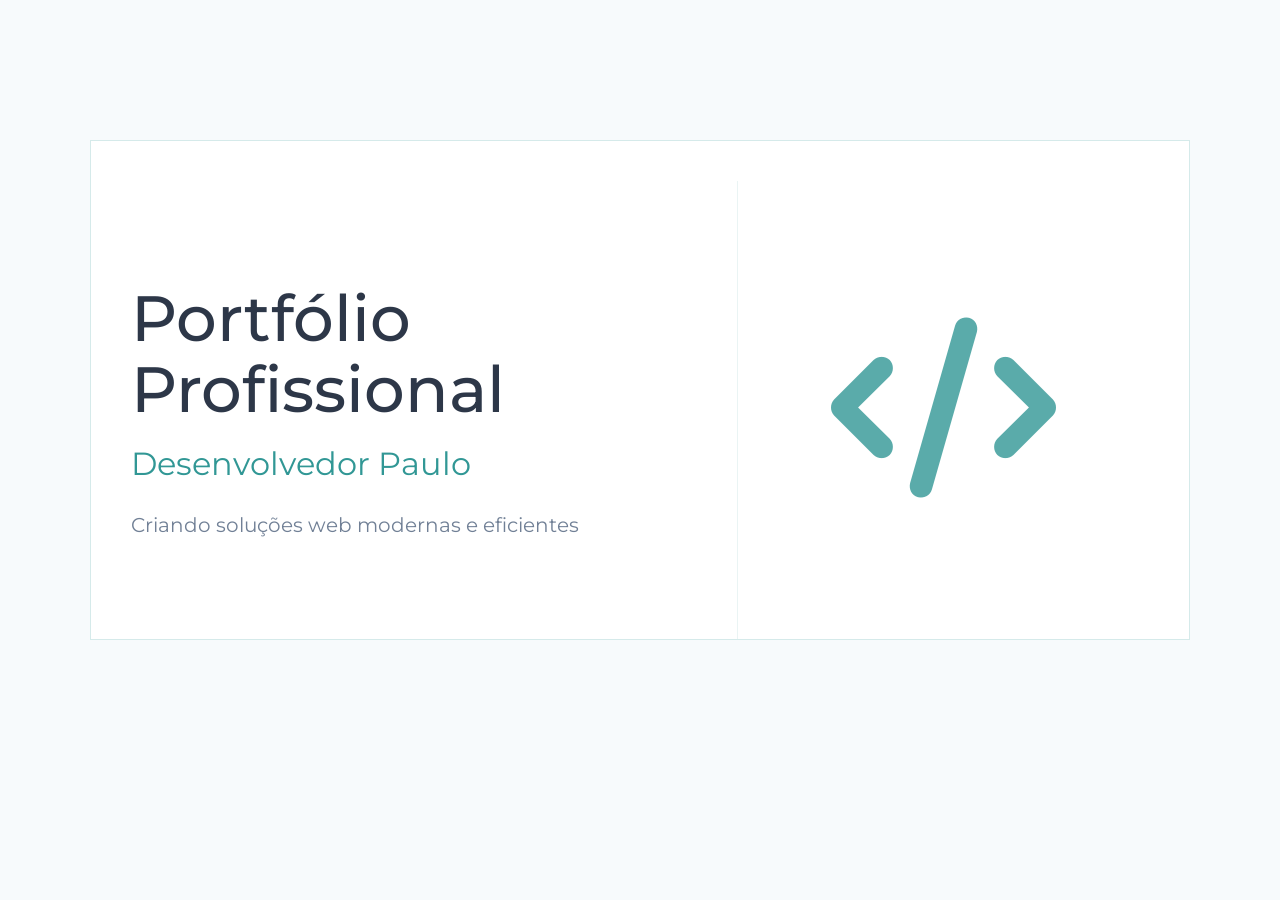
<file: presentation/title_slide.html>
<!DOCTYPE html>
<html lang="pt-BR">
<head>
    <link href="https://fonts.googleapis.com/css2?family=Montserrat:wght@400;500&display=swap" rel="stylesheet">
    <link href="https://cdnjs.cloudflare.com/ajax/libs/font-awesome/6.0.0-beta3/css/all.min.css" rel="stylesheet">
    <style>
      * { margin: 0; padding: 0; box-sizing: border-box; }
      body { font-family: 'Montserrat', sans-serif; background: #F7FAFC; color: #718096; }
      .slide-container { 
        width: 1280px; 
        min-height: 720px; 
        display: flex; 
        align-items: center; 
        justify-content: center;
        padding-top: 60px;
      }
      .content-wrapper {
        width: 1100px;
        display: grid;
        grid-template-columns: repeat(12, 1fr);
        gap: 20px;
        border: 1px solid rgba(49, 151, 149, 0.2);
        padding-top: 40px;
        padding-left: 40px;
        padding-right: 40px;
        min-height: 500px;
        background: white;
      }
      .left-col {
        grid-column: span 7;
        display: flex;
        flex-direction: column;
        justify-content: center;
      }
      .right-col {
        grid-column: span 5;
        display: flex;
        align-items: center;
        justify-content: center;
        border-left: 1px solid rgba(49, 151, 149, 0.1);
      }
      h1 { 
        font-size: 64px; 
        font-weight: 500; 
        color: #2D3748; 
        line-height: 1.1;
        margin-bottom: 20px;
      }
      .subtitle { 
        font-size: 32px; 
        color: #319795; 
        margin-bottom: 30px;
      }
      .tagline {
        font-size: 20px;
        color: #718096;
      }
      .icon-box {
        font-size: 180px;
        color: #319795;
        opacity: 0.8;
      }
    </style>
</head>
<body>
    <div class="slide-container">
        <div class="content-wrapper">
            <div class="left-col">
                <h1>Portfólio Profissional</h1>
                <div class="subtitle">Desenvolvedor Paulo</div>
                <div class="tagline">Criando soluções web modernas e eficientes</div>
            </div>
            <div class="right-col">
                <div class="icon-box">
                    <i class="fas fa-code"></i>
                </div>
            </div>
        </div>
    </div>
</body>
</html>
</file>
<file: style/style.css>
/* ========================================
   PORTFÓLIO - ESTILOS CSS
   ======================================== */

/* ========== VARIÁVEIS DE COR ========== */
/* Definindo cores reutilizáveis em todo o CSS */
:root {
    --primary-color: #0f3a7d;    /* Azul escuro - cor principal */
    --secondary-color: #6b5b95;  /* Roxo - cor secundária */
    --accent-color: #c85a3a;     /* Laranja - cor de destaque */
    --light-bg: #f5f5f5;         /* Fundo claro */
    --white: #ffffff;            /* Branco */
    --dark-text: #1a1a1a;        /* Texto escuro */
    --gray-text: #666666;        /* Texto cinza */
    --border-color: #e8e8e8;     /* Cor de borda */
}

/* ========== RESET E ESTILOS GLOBAIS ========== */
/* Remove estilos padrão do navegador */
* {
    margin: 0;
    padding: 0;
    box-sizing: border-box;
}

/* Estilos do corpo da página */
body {
    font-family: 'Inter', -apple-system, BlinkMacSystemFont, 'Segoe UI', sans-serif;
    color: var(--dark-text);
    background-color: var(--white);
    line-height: 1.6;
}

/* Container: centraliza conteúdo com largura máxima */
.container {
    max-width: 1200px;
    margin: 0 auto;
    padding: 0 20px;
}

/*foto de perfil*/
.avatar img {
    width: 180px;
    height: 180px;
    border-radius: 80%;
    object-fit: cover;
}

/* ========== NAVEGAÇÃO ========== */
/* Barra de navegação fixa no topo */
.navbar {
    position: fixed;
    top: 0;
    left: 0;
    right: 0;
    background: rgba(255, 255, 255, 0.9);
    backdrop-filter: blur(10px);
    border-bottom: 1px solid var(--border-color);
    z-index: 1000;
    box-shadow: 0 2px 10px rgba(0, 0, 0, 0.05);
}

/* Conteúdo da navegação */
.nav-content {
    display: flex;
    justify-content: space-between;
    align-items: center;
    height: 60px;
}

/* Logo da navegação */
.logo {
    font-size: 24px;
    font-weight: bold;
    color: var(--primary-color);
}

/* Menu de navegação */
.nav-menu {
    display: flex;
    list-style: none;
    gap: 30px;
}

/* Links da navegação */
.nav-link {
    text-decoration: none;
    color: var(--gray-text);
    font-weight: 500;
    transition: color 0.3s ease;
    position: relative;
}

/* Efeito hover nos links de navegação */
.nav-link:hover {
    color: var(--primary-color);
}

/* Linha animada sob o link ativo */
.nav-link.active::after {
    content: '';
    position: absolute;
    bottom: -5px;
    left: 0;
    width: 100%;
    height: 2px;
    background: linear-gradient(to right, var(--primary-color), var(--secondary-color));
    animation: slideIn 0.3s ease;
}

/* Botão de menu mobile (hambúrguer) */
.hamburger {
    display: none;
    flex-direction: column;
    cursor: pointer;
    gap: 5px;
}

/* Linhas do hambúrguer */
.hamburger span {
    width: 25px;
    height: 3px;
    background-color: var(--primary-color);
    transition: all 0.3s ease;
    border-radius: 2px;
}

/* Animação do hambúrguer quando ativo */
.hamburger.active span:nth-child(1) {
    transform: rotate(45deg) translate(8px, 8px);
}

.hamburger.active span:nth-child(2) {
    opacity: 0;
}

.hamburger.active span:nth-child(3) {
    transform: rotate(-45deg) translate(7px, -7px);
}

/* ========== SEÇÃO HERO ========== */
/* Seção principal com apresentação */
.hero {
    margin-top: 60px;
    min-height: calc(100vh - 60px);
    display: flex;
    align-items: center;
    justify-content: center;
    position: relative;
    overflow: hidden;
}

/* Fundo animado com gradientes */
.animated-bg {
    position: absolute;
    inset: 0;
    background: linear-gradient(135deg, #f5f7fa 0%, #c3cfe2 100%);
    z-index: -1;
}

/* Efeito de blob animado (círculos flutuantes) */
.animated-bg::before {
    content: '';
    position: absolute;
    top: 20%;
    right: 10%;
    width: 300px;
    height: 300px;
    background: radial-gradient(circle, rgba(15, 58, 125, 0.1) 0%, transparent 70%);
    border-radius: 50%;
    animation: blob 7s infinite;
}

.animated-bg::after {
    content: '';
    position: absolute;
    bottom: 20%;
    left: 10%;
    width: 300px;
    height: 300px;
    background: radial-gradient(circle, rgba(107, 91, 149, 0.1) 0%, transparent 70%);
    border-radius: 50%;
    animation: blob 7s infinite 2s;
}

/* Conteúdo da seção hero */
.hero-content {
    text-align: center;
    z-index: 1;
    animation: fadeIn 0.8s ease;
}

/* Título principal */
.hero-content h1 {
    font-size: 3.5rem;
    font-weight: bold;
    margin-bottom: 20px;
    line-height: 1.2;
}

/* Destaque no título (palavra em cor diferente) */
.highlight {
    background: linear-gradient(135deg, var(--primary-color), var(--secondary-color));
    -webkit-background-clip: text;
    -webkit-text-fill-color: transparent;
    background-clip: text;
}

/* Parágrafo descritivo */
.hero-content p {
    font-size: 1.3rem;
    color: var(--gray-text);
    margin-bottom: 40px;
}

/* Container dos botões */
.hero-buttons {
    display: flex;
    gap: 20px;
    justify-content: center;
    flex-wrap: wrap;
    margin-bottom: 40px;
}

/* ========== BOTÕES ========== */
/* Estilos gerais dos botões */
.btn {
    display: inline-block;
    padding: 12px 30px;
    font-size: 1rem;
    font-weight: 600;
    border-radius: 8px;
    text-decoration: none;
    transition: all 0.3s ease;
    cursor: pointer;
    border: none;
}

/* Botão primário (preenchido) */
.btn-primary {
    background: linear-gradient(135deg, var(--primary-color), var(--secondary-color));
    color: var(--white);
    box-shadow: 0 4px 15px rgba(15, 58, 125, 0.3);
}

.btn-primary:hover {
    transform: translateY(-2px);
    box-shadow: 0 6px 20px rgba(15, 58, 125, 0.4);
}

/* Botão secundário (outline) */
.btn-secondary {
    border: 2px solid var(--primary-color);
    color: var(--primary-color);
    background: transparent;
}

.btn-secondary:hover {
    background: var(--primary-color);
    color: var(--white);
}

/* ========== REDES SOCIAIS ========== */
/* Container dos ícones de redes sociais */
.social-links {
    display: flex;
    gap: 15px;
    justify-content: center;
}

/* Ícone de rede social */
.social-icon {
    width: 50px;
    height: 50px;
    display: flex;
    align-items: center;
    justify-content: center;
    background-color: rgba(15, 58, 125, 0.1);
    border-radius: 50%;
    color: var(--primary-color);
    transition: all 0.3s ease;
    text-decoration: none;
}

.social-icon:hover {
    background-color: var(--primary-color);
    color: var(--white);
    transform: scale(1.1);
}

/* ========== SEÇÃO SOBRE ========== */
/* Seção de informações profissionais */
.about {
    padding: 80px 0;
    background-color: var(--white);
}

/* Título da seção */
.about h2, .projects h2, .contact h2 {
    font-size: 2.5rem;
    text-align: center;
    margin-bottom: 60px;
    color: var(--dark-text);
}

/* Grid de conteúdo sobre */
.about-content {
    display: grid;
    grid-template-columns: 1fr 1fr;
    gap: 60px;
    align-items: center;
}

/* Foto/Avatar */
.about-photo {
    display: flex;
    justify-content: center;
}

/* Avatar circular */
.avatar {
    width: 250px;
    height: 250px;
    border-radius: 50%;
    background: linear-gradient(135deg, rgba(15, 58, 125, 0.1), rgba(107, 91, 149, 0.1));
    border: 4px solid var(--primary-color);
    display: flex;
    align-items: center;
    justify-content: center;
    font-size: 100px;
    animation: float 3s ease-in-out infinite;
}

/* Informações sobre */
.about-info h3 {
    font-size: 2rem;
    margin-bottom: 20px;
    color: var(--dark-text);
}

.about-info p {
    color: var(--gray-text);
    margin-bottom: 30px;
    line-height: 1.8;
}

/* Seção de habilidades */
.skills-section h4, .experience-section h4 {
    font-size: 1.2rem;
    margin-bottom: 15px;
    color: var(--dark-text);
    font-weight: 600;
}

/* Grid de habilidades */
.skills-grid {
    display: flex;
    flex-wrap: wrap;
    gap: 10px;
    margin-bottom: 40px;
}

/* Tag de habilidade */
.skill-tag {
    padding: 8px 16px;
    background-color: rgba(15, 58, 125, 0.1);
    color: var(--primary-color);
    border-radius: 20px;
    font-size: 0.9rem;
    font-weight: 500;
    transition: all 0.3s ease;
}

.skill-tag:hover {
    background-color: var(--primary-color);
    color: var(--white);
}

/* Item de experiência */
.experience-item {
    padding: 15px;
    background-color: var(--light-bg);
    border-radius: 8px;
    border-left: 4px solid var(--primary-color);
    margin-bottom: 15px;
}

.experience-item h5 {
    font-size: 1rem;
    color: var(--dark-text);
    margin-bottom: 5px;
}

.experience-item .date {
    font-size: 0.9rem;
    color: var(--gray-text);
}

/* ========== SEÇÃO PROJETOS ========== */
/* Seção de projetos */
.projects {
    padding: 80px 0;
    background-color: var(--light-bg);
}

/* Grid de projetos (3 colunas) */
.projects-grid {
    display: grid;
    grid-template-columns: repeat(auto-fit, minmax(300px, 1fr));
    gap: 30px;
}

/* Card de projeto */
.project-card {
    background: var(--white);
    border-radius: 12px;
    border: 1px solid var(--border-color);
    overflow: hidden;
    transition: all 0.3s ease;
    display: flex;
    flex-direction: column;
}

.project-card:hover {
    transform: translateY(-5px);
    box-shadow: 0 10px 30px rgba(0, 0, 0, 0.1);
    border-color: var(--primary-color);
}

/* Imagem do projeto */
.project-image {
    height: 150px;
    background: linear-gradient(135deg, rgba(15, 58, 125, 0.1), rgba(107, 91, 149, 0.1));
    display: flex;
    align-items: center;
    justify-content: center;
    font-size: 60px;
    transition: transform 0.3s ease;
}

.project-card:hover .project-image {
    transform: scale(1.05);
}

/* Conteúdo do projeto */
.project-content {
    padding: 20px;
    flex-grow: 1;
    display: flex;
    flex-direction: column;
}

.project-content h3 {
    font-size: 1.3rem;
    margin-bottom: 10px;
    color: var(--dark-text);
}

.project-content p {
    color: var(--gray-text);
    font-size: 0.95rem;
    margin-bottom: 15px;
    flex-grow: 1;
}

/* Tags do projeto */
.project-tags {
    display: flex;
    flex-wrap: wrap;
    gap: 8px;
    margin-bottom: 15px;
}

.tag {
    padding: 5px 12px;
    background-color: rgba(15, 58, 125, 0.1);
    color: var(--primary-color);
    border-radius: 15px;
    font-size: 0.8rem;
    font-weight: 500;
}

/* Links do projeto */
.project-links {
    display: flex;
    gap: 10px;
    border-top: 1px solid var(--border-color);
    padding-top: 15px;
}

.link-btn {
    flex: 1;
    padding: 10px;
    text-align: center;
    background-color: var(--primary-color);
    color: var(--white);
    border-radius: 6px;
    text-decoration: none;
    font-size: 0.9rem;
    font-weight: 600;
    transition: all 0.3s ease;
}

.link-btn:hover {
    background-color: var(--secondary-color);
}

.link-secondary {
    background-color: transparent;
    border: 2px solid var(--primary-color);
    color: var(--primary-color);
}

.link-secondary:hover {
    background-color: var(--primary-color);
    color: var(--white);
}

/* ========== SEÇÃO CONTATO ========== */
/* Seção de contato */
.contact {
    padding: 80px 0;
    background-color: var(--white);
}

/* Grid de contato */
.contact-content {
    display: grid;
    grid-template-columns: 1fr 1fr;
    gap: 60px;
}

/* Formulário de contato */
.contact-form {
    display: flex;
    flex-direction: column;
    gap: 20px;
}

/* Grupo de formulário */
.form-group {
    display: flex;
    flex-direction: column;
}

/* Inputs e textarea */
.form-group input, .form-group textarea {
    padding: 12px 15px;
    border: 1px solid var(--border-color);
    border-radius: 8px;
    font-family: inherit;
    font-size: 1rem;
    transition: all 0.3s ease;
}

.form-group input:focus, .form-group textarea:focus {
    outline: none;
    border-color: var(--primary-color);
    box-shadow: 0 0 0 3px rgba(15, 58, 125, 0.1);
}

/* Mensagem de sucesso */
.success-message {
    display: none;
    padding: 15px;
    background-color: #d4edda;
    color: #155724;
    border-radius: 8px;
    text-align: center;
    font-weight: 600;
    animation: slideIn 0.3s ease;
}

.success-message.show {
    display: block;
}

/* Informações de contato */
.contact-info {
    display: flex;
    flex-direction: column;
    gap: 30px;
}

.info-item h4 {
    font-size: 1.1rem;
    margin-bottom: 8px;
    color: var(--dark-text);
}

.info-item p {
    color: var(--gray-text);
}

.info-item a {
    color: var(--primary-color);
    text-decoration: none;
    transition: color 0.3s ease;
}

.info-item a:hover {
    color: var(--secondary-color);
}

/* ========== RODAPÉ ========== */
/* Rodapé da página */
.footer {
    background-color: #1a1a1a;
    color: var(--white);
    padding: 30px 0;
    text-align: center;
}

/* ========== ANIMAÇÕES ========== */
/* Animação de blob (círculos flutuantes) */
@keyframes blob {
    0%, 100% { transform: translate(0, 0) scale(1); }
    33% { transform: translate(30px, -50px) scale(1.1); }
    66% { transform: translate(-20px, 20px) scale(0.9); }
}

/* Animação de fade in (aparecer) */
@keyframes fadeIn {
    from { opacity: 0; transform: translateY(20px); }
    to { opacity: 1; transform: translateY(0); }
}

/* Animação de slide in (deslizar) */
@keyframes slideIn {
    from { transform: scaleX(0); transform-origin: left; }
    to { transform: scaleX(1); transform-origin: left; }
}

/* Animação de float (flutuar) */
@keyframes float {
    0%, 100% { transform: translateY(0px); }
    50% { transform: translateY(-20px); }
}

/* ========== RESPONSIVIDADE ========== */
/* Estilos para tablets e telas menores */
@media (max-width: 768px) {
    /* Mostrar hambúrguer em mobile */
    .hamburger { display: flex; }
    
    /* Ocultar menu desktop em mobile */
    .nav-menu {
        display: none;
        position: absolute;
        top: 60px;
        left: 0;
        right: 0;
        flex-direction: column;
        background-color: var(--white);
        border-bottom: 1px solid var(--border-color);
        gap: 0;
    }
    
    /* Mostrar menu quando ativo */
    .nav-menu.active { display: flex; }
    
    /* Estilos dos links em mobile */
    .nav-menu li { border-bottom: 1px solid var(--border-color); }
    .nav-menu a { display: block; padding: 15px 20px; }
    
    /* Reduzir tamanho do título hero */
    .hero-content h1 { font-size: 2.5rem; }
    
    /* Mudar layout do about para coluna */
    .about-content { grid-template-columns: 1fr; gap: 40px; }
    
    /* Reduzir tamanho do avatar */
    .avatar { width: 200px; height: 200px; font-size: 80px; }
    
    /* Mudar layout do contato para coluna */
    .contact-content { grid-template-columns: 1fr; gap: 40px; }
    
    /* Reduzir padding das seções */
    .about, .projects, .contact { padding: 50px 0; }
    
    /* Reduzir tamanho dos títulos */
    .about h2, .projects h2, .contact h2 { font-size: 2rem; margin-bottom: 40px; }
}

/* Estilos para telas muito pequenas */
@media (max-width: 480px) {
    /* Reduzir ainda mais o título */
    .hero-content h1 { font-size: 2rem; }
    .hero-content p { font-size: 1rem; }
    
    /* Botões em coluna em mobile */
    .hero-buttons { flex-direction: column; }
    .btn { width: 100%; }
    
    /* Grid de projetos em 1 coluna */
    .projects-grid { grid-template-columns: 1fr; }
}
</file>
